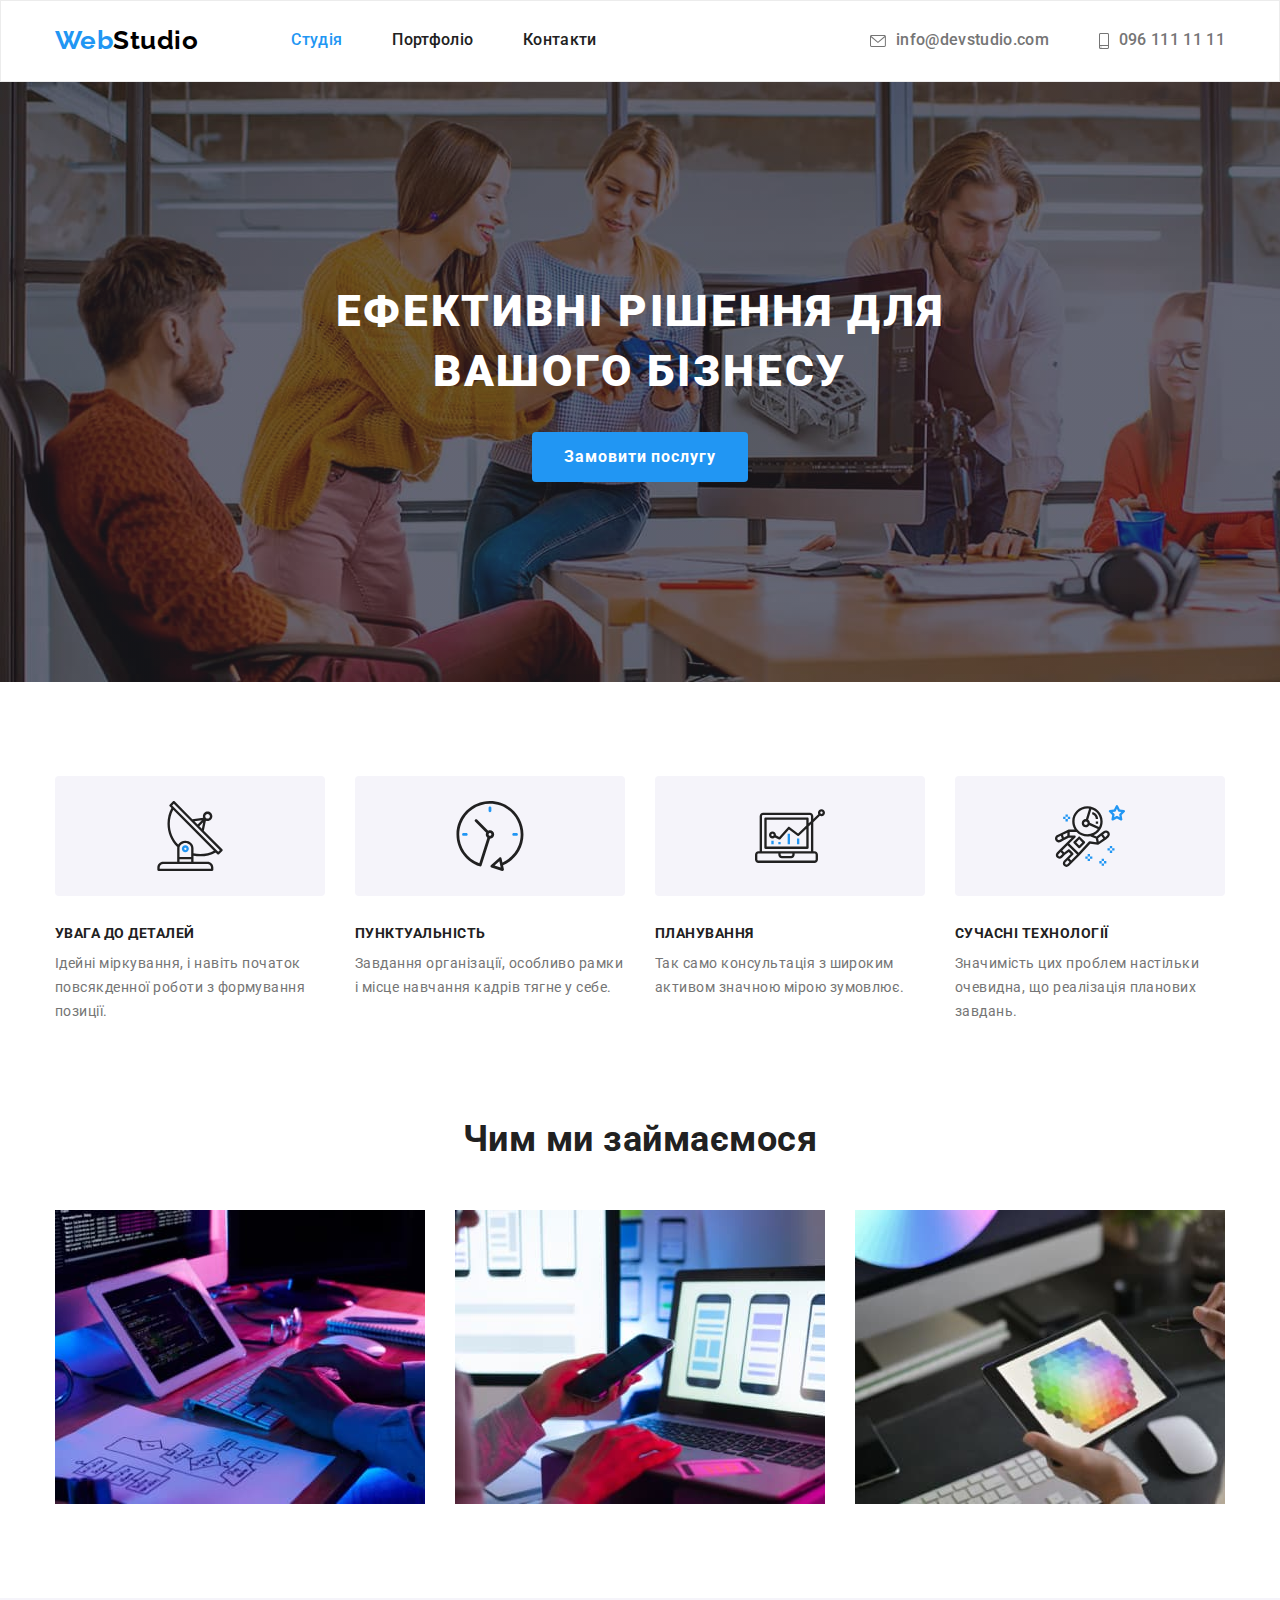
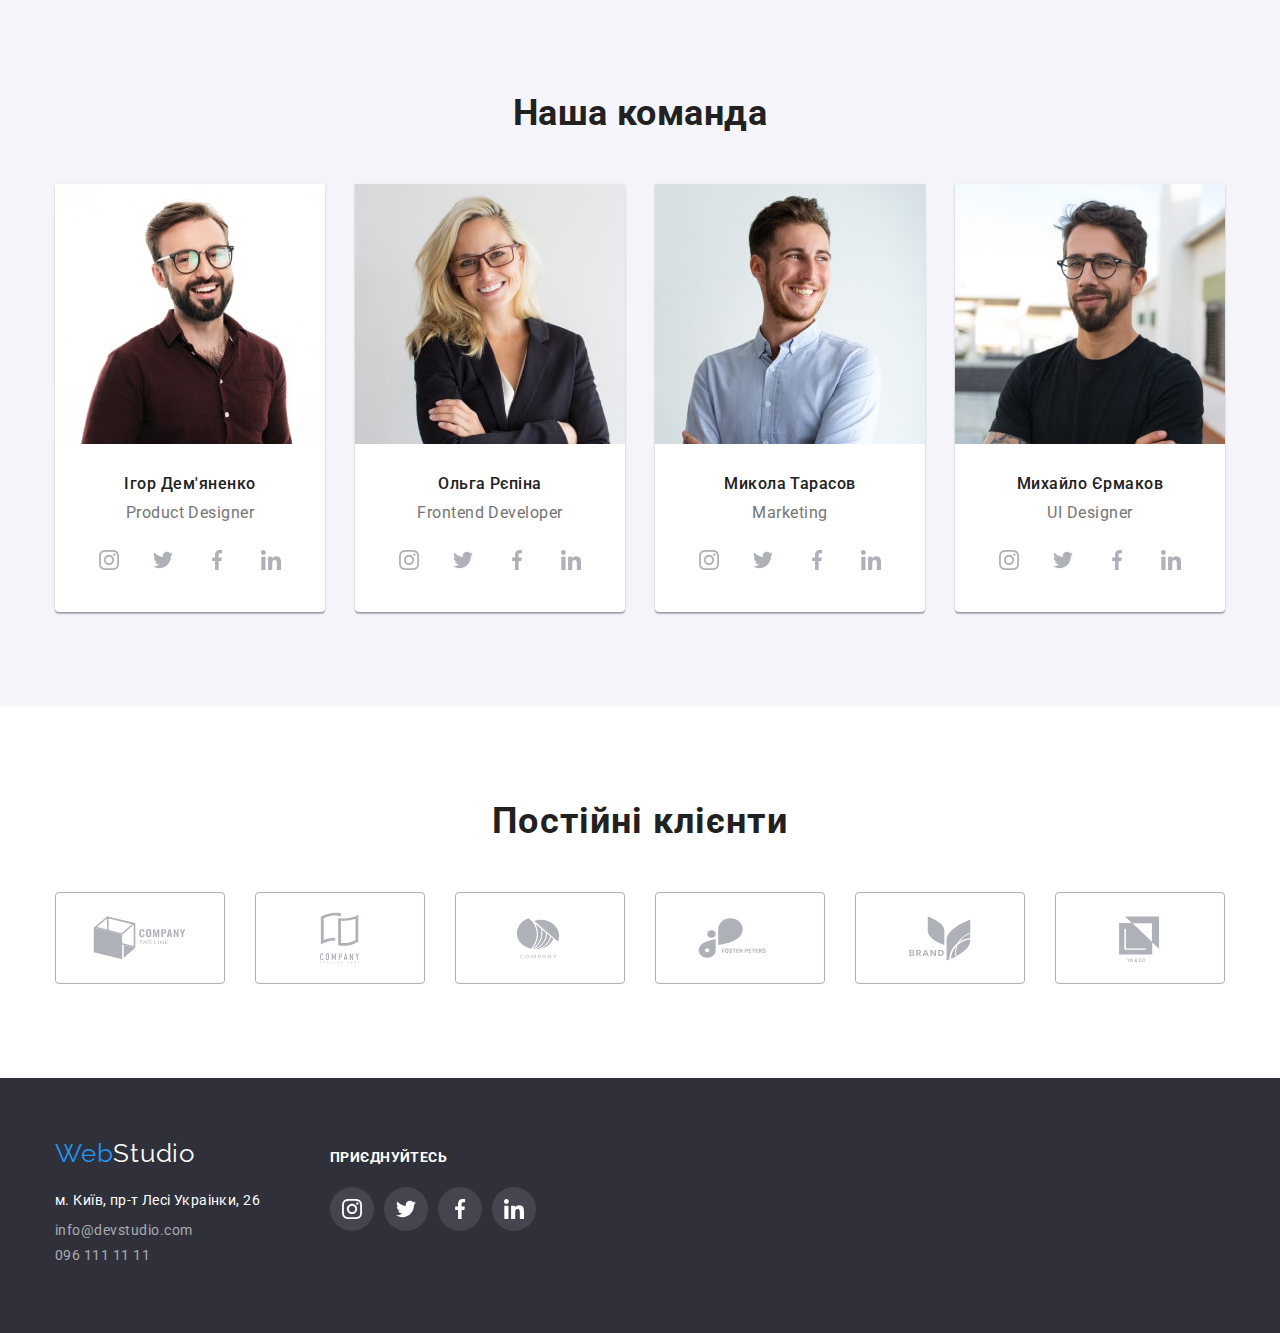
<file: index.html>
<!DOCTYPE html>
<html lang="uk">
  <head>
    <meta charset="UTF-8" />
    <meta http-equiv="X-UA-Compatible" content="IE=edge" />
    <meta name="viewport" content="width=device-width, initial-scale=1.0" />
    <title>Document</title>
    <link
      href="https://fonts.googleapis.com/css2?family=Raleway:wght@700&family=Roboto:wght@400;500;700;900&display=swap"
      rel="stylesheet"
    />
    <link
      rel="stylesheet"
      href="https://cdnjs.cloudflare.com/ajax/libs/modern-normalize/1.1.0/modern-normalize.min.css "
    />
    <link rel="stylesheet" href="./css/styles.css" />
  </head>
  <body class="page">
    <header class="header-page">
      <div class="container header-container">
        <nav class="site-nav">
          <a href="./index.html" class="logo">
            <span class="logo-accent">Web</span>Studio
          </a>
          <ul class="list header-list">
            <li class="item">
              <a href="./index.html" class="link current">Студія</a>
            </li>
            <li class="item">
              <a href="./portfolio.html" class="link">Портфоліо</a>
            </li>
            <li class="item"><a href="" class="link">Контакти</a></li>
          </ul>
        </nav>
        <ul class="list header-list contact-list">
          <li class="contact-item">
            <a href="mailto:info@devstudio.com" class="contact-link">
              <svg class="contact-icon" width="16" height="12">
                <use href="./symbol-defs.svg#icon-envelope"></use>
              </svg>
              info@devstudio.com</a
            >
          </li>
          <li class="contact-item">
            <a href="tel:0961111111" class="contact-link">
              <svg class="contact-icon" width="10" height="16">
                <use href="./symbol-defs.svg#icon-smartphone"></use>
              </svg>
              096 111 11 11</a
            >
          </li>
        </ul>
      </div>
    </header>
    <main>
      <section class="hero-section overlay">
        <div class="container">
          <h1 class="hero-title">Ефективні рішення для вашого бізнесу</h1>
          <button type="button" class="hero-button">Замовити послугу</button>
        </div>
      </section>

      <section class="superiority-section no-padding">
        <div class="container">
          <h2 class="section-title visually-hidden">Переваги</h2>
          <ul class="list superiority-list">
            <li class="superiority-item">
              <div class="superiority-iconblock">
                <svg class="superiority-icon" width="70" height="70">
                  <use href="./symbol-defs.svg#icon-antenna"></use>
                </svg>
              </div>
              <h3 class="superiority-title">УВАГА ДО ДЕТАЛЕЙ</h3>
              <p class="superiority-text">
                Ідейні міркування, і навіть початок повсякденної роботи з
                формування позиції.
              </p>
            </li>
            <li class="superiority-item">
              <div class="superiority-iconblock">
                <svg class="superiority-icon" width="70" height="70">
                  <use href="./symbol-defs.svg#icon-clock"></use>
                </svg>
              </div>
              <h3 class="superiority-title">ПУНКТУАЛЬНІСТЬ</h3>
              <p class="superiority-text">
                Завдання організації, особливо рамки і місце навчання кадрів
                тягне у себе.
              </p>
            </li>
            <li class="superiority-item">
              <div class="superiority-iconblock">
                <svg class="superiority-icon" width="70" height="70">
                  <use href="./symbol-defs.svg#icon-diagram"></use>
                </svg>
              </div>
              <h3 class="superiority-title">ПЛАНУВАННЯ</h3>
              <p class="superiority-text">
                Так само консультація з широким активом значною мірою зумовлює.
              </p>
            </li>
            <li class="superiority-item">
              <div class="superiority-iconblock">
                <svg class="superiority-icon" width="70" height="70">
                  <use href="./symbol-defs.svg#icon-astronaut"></use>
                </svg>
              </div>
              <h3 class="superiority-title">СУЧАСНІ ТЕХНОЛОГІЇ</h3>
              <p class="superiority-text">
                Значимість цих проблем настільки очевидна, що реалізація
                планових завдань.
              </p>
            </li>
          </ul>
        </div>
      </section>

      <section class="example-section no-padding">
        <div class="container">
          <h2 class="section-title">Чим ми займаємося</h2>
          <ul class="list example-list">
            <li class="item">
              <img
                src="./images/box1.jpg"
                alt="верстка та програмування"
                width="370"
              />
            </li>
            <li class="item">
              <img
                src="./images/box2.jpg"
                alt="розробка мобільних додатків"
                width="370"
              />
            </li>
            <li class="item">
              <img
                src="./images/box3.jpg"
                alt="графічний та веб дизайн"
                width="370"
              />
            </li>
          </ul>
        </div>
      </section>

      <section class="comand-section">
        <div class="container">
          <h2 class="section-title">Наша команда</h2>
          <ul class="list comand-list">
            <li class="comand-item">
              <img
                src="./images/img-min.jpg"
                alt="Бородатий брюнет в окулярах в бордовій сорочці"
                width="270"
              />
              <div class="comand-container">
              <h3 class="comand-title">Ігор Дем'яненко</h3>
              <p class="comand-text">Product Designer</p>
              <ul class="social-list">
                <li class="social-item">
                  <a class="social-links" href="#">
                    <svg class="social-icon" width="20" height="20">
                      <use href="./symbol-defs.svg#icon-instagram"></use>
                    </svg>
                  </a>
                </li>
                <li class="social-item">
                  <a class="social-links" href="#">
                    <svg class="social-icon" width="20" height="20">
                      <use href="./symbol-defs.svg#icon-twitter"></use>
                    </svg>
                  </a>
                </li>
                <li class="social-item">
                  <a class="social-links" href="#">
                    <svg class="social-icon" width="20" height="20">
                      <use href="./symbol-defs.svg#icon-facebook"></use>
                    </svg>
                  </a>
                </li>
                <li class="social-item">
                  <a class="social-links" href="#">
                    <svg class="social-icon" width="20" height="20">
                      <use href="./symbol-defs.svg#icon-linkedin"></use>
                    </svg>
                  </a>
                </li>
              </ul>
              </div>
            </li>

            <li class="comand-item">
              <img
                src="./images/img-3-min.jpg"
                alt="Блондинка в окулярах в чорномуу жакеті"
                width="270"
              />
              <div class="comand-container">
              <h3 class="comand-title">Ольга Рєпіна</h3>
              <p class="comand-text">Frontend Developer</p>
              <ul class="social-list">
                <li class="social-item">
                  <a class="social-links" href="#">
                    <svg class="social-icon" width="20" height="20">
                      <use href="./symbol-defs.svg#icon-instagram"></use>
                    </svg>
                  </a>
                </li>
                <li class="social-item">
                  <a class="social-links" href="#">
                    <svg class="social-icon" width="20" height="20">
                      <use href="./symbol-defs.svg#icon-twitter"></use>
                    </svg>
                  </a>
                </li>
                <li class="social-item">
                  <a class="social-links" href="#">
                    <svg class="social-icon" width="20" height="20">
                      <use href="./symbol-defs.svg#icon-facebook"></use>
                    </svg>
                  </a>
                </li>
                <li class="social-item">
                  <a class="social-links" href="#">
                    <svg class="social-icon" width="20" height="20">
                      <use href="./symbol-defs.svg#icon-linkedin"></use>
                    </svg>
                  </a>
                </li>
              </ul>
              </div>
            </li>

            <li class="comand-item">
              <img
                src="./images/img-4-min.jpg"
                alt="Чоловік в голубій сорочці"
                width="270"
              />
              <div class="comand-container">
              <h3 class="comand-title">Микола Тарасов</h3>
              <p class="comand-text">Marketing</p>
              <ul class="social-list">
                <li class="social-item">
                  <a class="social-links" href="#">
                    <svg class="social-icon" width="20" height="20">
                      <use href="./symbol-defs.svg#icon-instagram"></use>
                    </svg>
                  </a>
                </li>
                <li class="social-item">
                  <a class="social-links" href="#">
                    <svg class="social-icon" width="20" height="20">
                      <use href="./symbol-defs.svg#icon-twitter"></use>
                    </svg>
                  </a>
                </li>
                <li class="social-item">
                  <a class="social-links" href="#">
                    <svg class="social-icon" width="20" height="20">
                      <use href="./symbol-defs.svg#icon-facebook"></use>
                    </svg>
                  </a>
                </li>
                <li class="social-item">
                  <a class="social-links" href="#">
                    <svg class="social-icon" width="20" height="20">
                      <use href="./symbol-defs.svg#icon-linkedin"></use>
                    </svg>
                  </a>
                </li>
              </ul>
              </div>
            </li>

            <li class="comand-item">
              <img
                src="./images/img-5-min.jpg"
                alt="Брюнет в окулярах в чорній футболці"
                width="270"
              />
              <div class="comand-container">
              <h3 class="comand-title">Михайло Єрмаков</h3>
              <p class="comand-text">UI Designer</p>
              <ul class="social-list">
                <li class="social-item">
                  <a class="social-links" href="#">
                    <svg class="social-icon" width="20" height="20">
                      <use href="./symbol-defs.svg#icon-instagram"></use>
                    </svg>
                  </a>
                </li>
                <li class="social-item">
                  <a class="social-links" href="#">
                    <svg class="social-icon" width="20" height="20">
                      <use href="./symbol-defs.svg#icon-twitter"></use>
                    </svg>
                  </a>
                </li>
                <li class="social-item">
                  <a class="social-links" href="#">
                    <svg class="social-icon" width="20" height="20">
                      <use href="./symbol-defs.svg#icon-facebook"></use>
                    </svg>
                  </a>
                </li>
                <li class="social-item">
                  <a class="social-links" href="#">
                    <svg class="social-icon" width="20" height="20">
                      <use href="./symbol-defs.svg#icon-linkedin"></use>
                    </svg>
                  </a>
                </li>
              </ul>
            </div>
            </li>
          </ul>
        </div>
      </section>

      <section class="client-section">
        <div class="container">
          <h2 class="client-title">Постійні клієнти</h2>
          <ul class="client-list">
            <li class="client-item">
              <a class="client-link" href="#">
                <svg class="logo-icon" width="106" height="60">
                  <use href="./symbol-defs.svg#icon-Logo1"></use>
                </svg>
              </a>
            </li>
            <li class="client-item">
              <a class="client-link" href="#">
                <svg class="logo-icon" width="106" height="60">
                  <use href="./symbol-defs.svg#icon-Logo2"></use>
                </svg>
              </a>
            </li>
            <li class="client-item">
              <a class="client-link" href="#">
                <svg class="logo-icon" width="106" height="60">
                  <use href="./symbol-defs.svg#icon-Logo3"></use>
                </svg>
              </a>
            </li>
            <li class="client-item">
              <a class="client-link" href="#">
                <svg class="logo-icon" width="106" height="60">
                  <use href="./symbol-defs.svg#icon-Logo4"></use>
                </svg>
              </a>
            </li>
            <li class="client-item">
              <a class="client-link" href="#">
                <svg class="logo-icon" width="106" height="60">
                  <use href="./symbol-defs.svg#icon-Logo5"></use>
                </svg>
              </a>
            </li>
            <li class="client-item">
              <a class="client-link" href="#">
                <svg class="logo-icon" width="106" height="60">
                  <use href="./symbol-defs.svg#icon-Logo6"></use>
                </svg>
              </a>
            </li>
          </ul>
        </div>
      </section>
    </main>
    <footer class="footer">
      <div class="footer-section container">
        <div class="address-section">
          <a href="./index.html" class="footer-logo">
            <span class="logo-accent">Web</span>Studio
          </a>
          <address>
            <ul class="list">
              <li class="footer-list">
                <a
                  href="https://goo.gl/maps/CPtrU1FHBa2aNyZL9"
                  target="_blank"
                  rel="noopener noreferrer nofollow"
                  class="contact-link footer-text"
                  >м. Київ, пр-т Лесі Украінки, 26</a
                >
              </li>
              <li class="footer-list">
                <a
                  href="mailto:info@devstudio.com"
                  class="contact-link footer-contact"
                  >info@devstudio.com</a
                >
              </li>
              <li class="footer-list">
                <a href="tel:0961111111" class="contact-link footer-contact"
                  >096 111 11 11</a
                >
              </li>
            </ul>
          </address>
        </div>
        <div class="invite-section">
          <b class="invite-title">Приєднуйтесь</b>
          <ul class="invite-list">
            <li class="invite-item">
              <a class="invite-link" href="#">
                <svg class="invite-icon" width="44" height="44">
                  <use href="./symbol-defs.svg#icon-instagram"></use>
                </svg>
              </a>
            </li>
            <li class="invite-item">
              <a class="invite-link" href="#">
                <svg class="invite-icon" width="44" height="44">
                  <use href="./symbol-defs.svg#icon-twitter"></use>
                </svg>
              </a>
            </li>
            <li class="invite-item">
              <a class="invite-link" href="#">
                <svg class="invite-icon" width="44" height="44">
                  <use href="./symbol-defs.svg#icon-facebook"></use>
                </svg>
              </a>
            </li>
            <li class="invite-item">
              <a class="invite-link" href="#">
                <svg class="invite-icon" width="44" height="44">
                  <use href="./symbol-defs.svg#icon-linkedin"></use>
                </svg>
              </a>
            </li>
          </ul>
        </div>
      </div>
    </footer>
  </body>
</html>
</file>
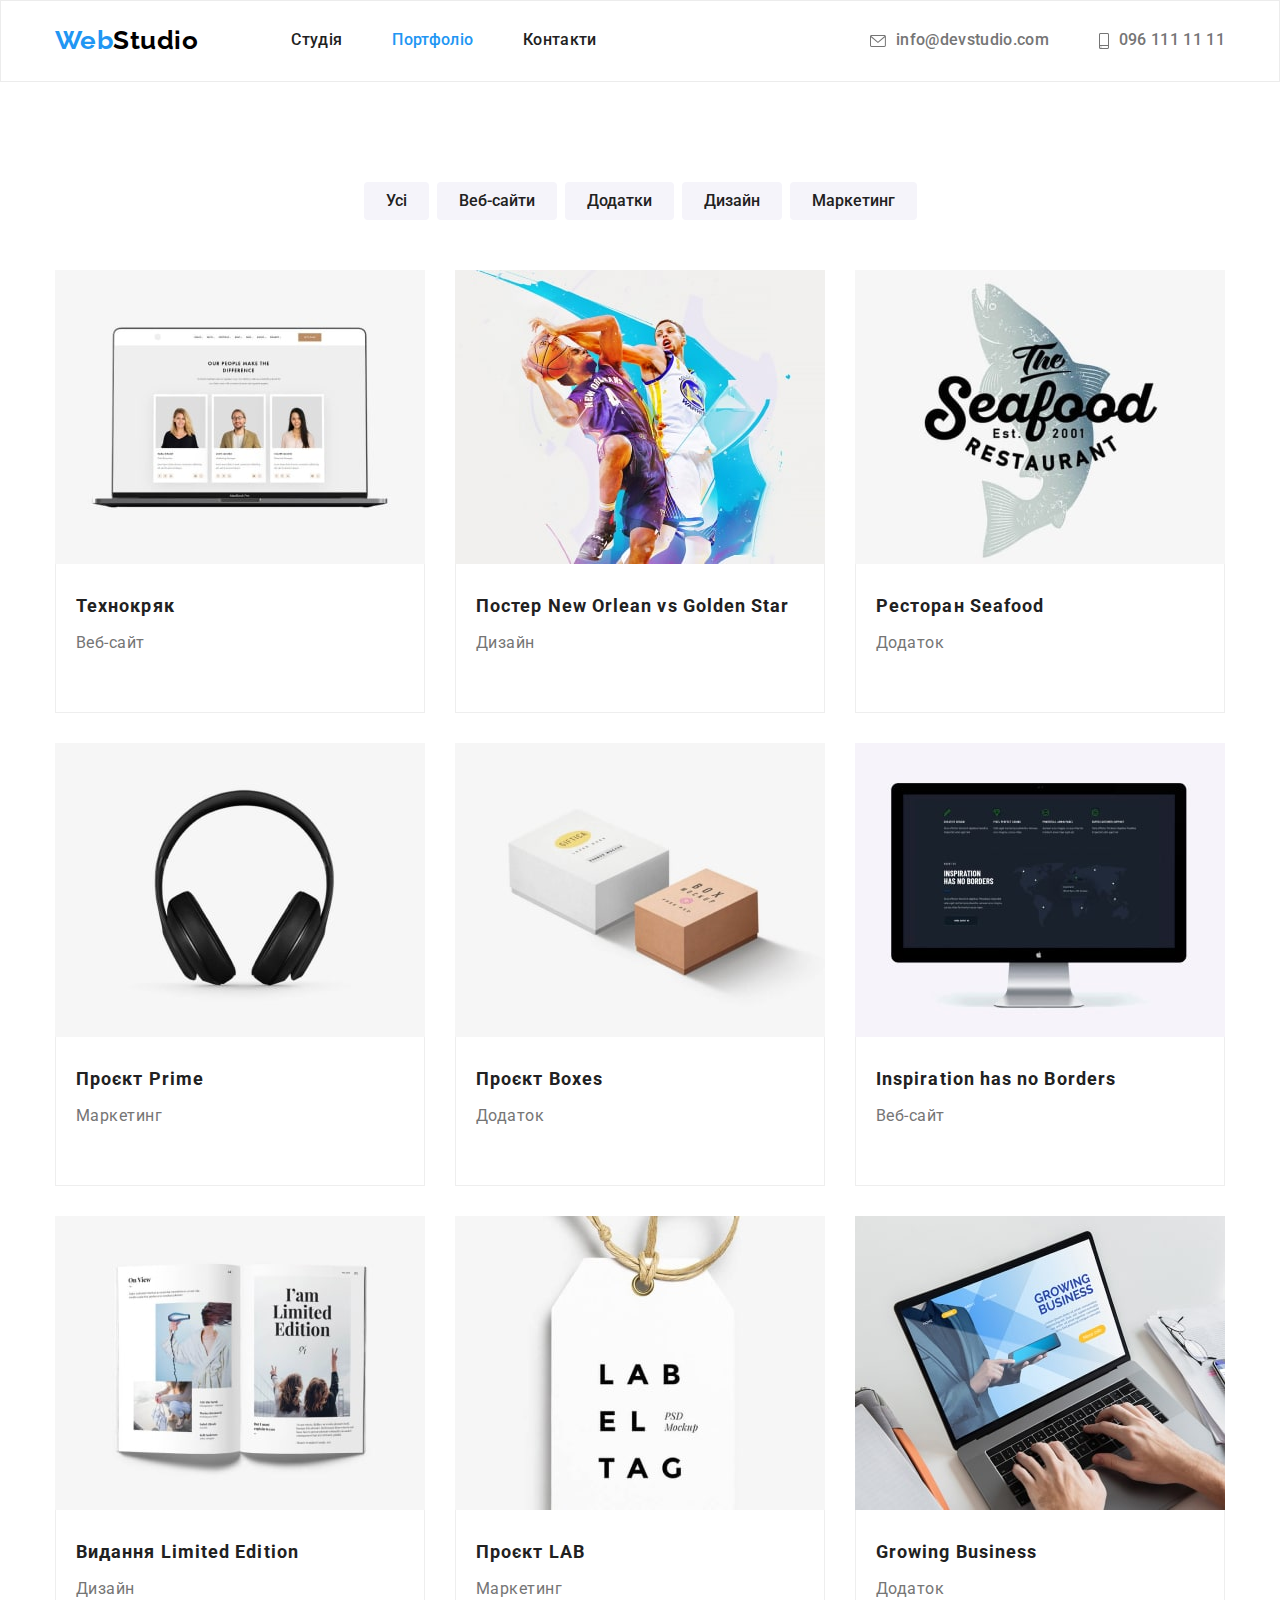
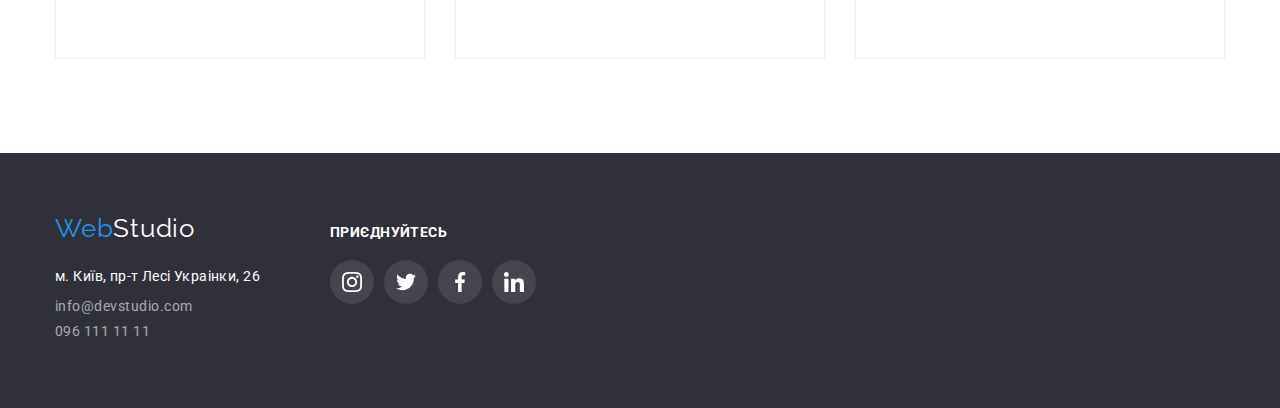
<file: portfolio.html>
<!DOCTYPE html>
<html lang="uk">
  <head>
    <meta charset="UTF-8" />
    <meta http-equiv="X-UA-Compatible" content="IE=edge" />
    <meta name="viewport" content="width=device-width, initial-scale=1.0" />
    <title>Document</title>
    <link
      href="https://fonts.googleapis.com/css2?family=Raleway:wght@700&family=Roboto:wght@400;500;700;900&display=swap"
      rel="stylesheet"
    />
    <link
      rel="stylesheet"
      href="https://cdnjs.cloudflare.com/ajax/libs/modern-normalize/1.1.0/modern-normalize.min.css"
    />
    <link
      rel="stylesheet"
      href="https://cdnjs.cloudflare.com/ajax/libs/modern-normalize/1.1.0/modern-normalize.min.css "
    />
    <link rel="stylesheet" href="./css/styles.css" />
  </head>
  <body class="page">
    <header class="header-page">
      <div class="container header-container">
        <nav class="site-nav">
          <a href="./index.html" class="logo">
            <span class="logo-accent">Web</span>Studio
          </a>
          <ul class="list header-list">
            <li class="item">
              <a href="./index.html" class="link">Студія</a>
            </li>
            <li class="item">
              <a href="./portfolio.html" class="link current">Портфоліо</a>
            </li>
            <li class="item"><a href="" class="link">Контакти</a></li>
          </ul>
        </nav>
      <ul class="list header-list contact-list">
        <li class="contact-item">
          <a href="mailto:info@devstudio.com" class="contact-link">
            <svg class="contact-icon" width="16" height="12">
              <use href="./symbol-defs.svg#icon-envelope"></use>
            </svg>
            info@devstudio.com</a>
        </li>
        <li class="contact-item">
          <a href="tel:0961111111" class="contact-link">
            <svg class="contact-icon" width="10" height="16">
              <use href="./symbol-defs.svg#icon-smartphone"></use>
            </svg>
            096 111 11 11</a>
        </li>
      </ul>
      </div>
    </header>
    <main>
      <section class="section portfolio-section">
        <div class="container">
          <h1 class="section-title visually-hidden">Портфоліо</h1>
          <ul class="list button-list">
            <li>
              <button type="button" class="button portfolio-button">Усі</button>
            </li>
            <li>
              <button type="button" class="button portfolio-button">
                Веб-сайти
              </button>
            </li>
            <li>
              <button type="button" class="button portfolio-button">
                Додатки
              </button>
            </li>
            <li>
              <button type="button" class="button portfolio-button">
                Дизайн
              </button>
            </li>
            <li>
              <button type="button" class="button portfolio-button">
                Маркетинг
              </button>
            </li>
          </ul>

          <ul class="list portfolio-example">
            <li class="portfolio-item">
              <a class="portfolio-link" href="#">
                <img
                  src="./images/img-6-min.jpg"
                  alt="ноутбук з відкритим сайтом"
                  width="370"
                />
                <div class="portfolio-border">
                  <h2 class="portfolio-title">Технокряк</h2>
                  <p class="section-text">Веб-сайт</p>
                </div>
              </a>
            </li>

            <li class="portfolio-item">
              <a class="portfolio-link" href="#">
                <img
                  src="./images/img-7-min.jpg"
                  alt="волейболисти"
                  width="370"
                />
                <div class="portfolio-border">
                  <h2 class="portfolio-title">
                    Постер New Orlean vs Golden Star
                  </h2>
                  <p class="section-text">Дизайн</p>
                </div>
              </a>
            </li>

            <li class="portfolio-item">
              <a class="portfolio-link" href="#">
                <img
                  src="./images/img-8-min.jpg"
                  alt="логотип ресторану морепродуктів"
                  width="370"
                />
                <div class="portfolio-border">
                  <h2 class="portfolio-title">Ресторан Seafood</h2>
                  <p class="section-text">Додаток</p>
                </div>
              </a>
            </li>

            <li class="portfolio-item">
              <a class="portfolio-link" href="#">
                <img src="./images/img-9-min.jpg" alt="навушники" width="370" />
                <div class="portfolio-border">
                  <h2 class="portfolio-title">Проєкт Prime</h2>
                  <p class="section-text">Маркетинг</p>
                </div>
              </a>
            </li>

            <li class="portfolio-item">
              <a class="portfolio-link" href="#">
                <img src="./images/img-10-min.jpg" alt="коробки" width="370" />
                <div class="portfolio-border">
                  <h2 class="portfolio-title">Проєкт Boxes</h2>
                  <p class="section-text">Додаток</p>
                </div>
              </a>
            </li>

            <li class="portfolio-item">
              <a class="portfolio-link" href="#">
                <img src="./images/img-11-min.jpg" alt="iMac" width="370" />
                <div class="portfolio-border">
                  <h2 class="portfolio-title">Inspiration has no Borders</h2>
                  <p class="section-text">Веб-сайт</p>
                </div>
              </a>
            </li>

            <li class="portfolio-item">
              <a class="portfolio-link" href="#">
                <img src="./images/img-12-min.jpg" alt="книжка" width="370" />
                <div class="portfolio-border">
                  <h2 class="portfolio-title">Видання Limited Edition</h2>
                  <p class="section-text">Дизайн</p>
                </div>
              </a>
            </li>

            <li class="portfolio-item">
              <a class="portfolio-link" href="#">
                <img src="./images/img-13-min.jpg" alt="лейба" width="370" />
                <div class="portfolio-border">
                  <h2 class="portfolio-title">Проєкт LAB</h2>
                  <p class="section-text">Маркетинг</p>
                </div>
              </a>
            </li>

            <li class="portfolio-item">
              <a class="portfolio-link" href="#">
                <img src="./images/img-14-min.jpg" alt="ноутбук" width="370" />
                <div class="portfolio-border">
                  <h2 class="portfolio-title">Growing Business</h2>
                  <p class="section-text">Додаток</p>
                </div>
              </a>
            </li>
          </ul>
        </div>
      </section>
    </main>
   <footer class="footer">
      <div class="footer-section container">
        <div class="address-section">
          <a href="./index.html" class="footer-logo">
            <span class="logo-accent">Web</span>Studio
          </a>
          <address>
            <ul class="list">
              <li class="footer-list">
                <a
                  href="https://goo.gl/maps/CPtrU1FHBa2aNyZL9"
                  target="_blank"
                  rel="noopener noreferrer nofollow"
                  class="contact-link footer-text"
                  >м. Київ, пр-т Лесі Украінки, 26</a
                >
              </li>
              <li class="footer-list">
                <a
                  href="mailto:info@devstudio.com"
                  class="contact-link footer-contact"
                  >info@devstudio.com</a
                >
              </li>
              <li class="footer-list">
                <a href="tel:0961111111" class="contact-link footer-contact"
                  >096 111 11 11</a
                >
              </li>
            </ul>
          </address>
        </div>
        <div class="invite-section">
          <h2 class="invite-title">Приєднуйтесь</h2>
          <ul class="invite-list">
            <li class="invite-item">
              <a class="invite-link" href="#">
                <svg class="invite-icon" width="44" height="44">
                  <use href="./symbol-defs.svg#icon-instagram"></use>
                </svg>
              </a>
            </li>
            <li class="invite-item">
              <a class="invite-link" href="#">
                <svg class="invite-icon" width="44" height="44">
                  <use href="./symbol-defs.svg#icon-twitter"></use>
                </svg>
              </a>
            </li>
            <li class="invite-item">
              <a class="invite-link" href="#">
                <svg class="invite-icon" width="44" height="44">
                  <use href="./symbol-defs.svg#icon-facebook"></use>
                </svg>
              </a>
            </li>
            <li class="invite-item">
              <a class="invite-link" href="#">
                <svg class="invite-icon" width="44" height="44">
                  <use href="./symbol-defs.svg#icon-linkedin"></use>
                </svg>
              </a>
            </li>
          </ul>
        </div>
      </div>
    </footer>
  </body>
</html>
</file>
<file: css/styles.css>
/*  цвет заголовков #212121 */
/* цвет текста #757575 */
/* доп цвет #2196F3 */
/* цвет лого #2196F3 #000000 */
/* цвет текста героя #FFFFFF */
/* фон героя и футера #2F303A */
/* фон нашей команды F5F4FA */
/* цвет иконок AFB1B8*/

:root {
  --text-color: #757575;
  --title-text-color: #212121;
  --accent-color: #2196f3;
  --footer-background: #2f303a;
  --extra-backgraund: #f5f4fa;
  --primary-background: #ffffff;
  --icon-color: #afb1b8;
}

.page {
  background-color: var(--primary-background);
  color: var(--title-text-color);
  font-style: normal;
  font-family: roboto, sans-serif;
  font-size: 16px;
  letter-spacing: 0.03em;
}

h1,
h2,
h3,
h4,
h5,
h6,
p {
  margin-top: 0;
  margin-bottom: 0;
}

ul {
  list-style: none;
  margin: 0;
  padding: 0;
}

img {
  display: block;
  max-width: 100%;
}

.visually-hidden {
  position: absolute;
  width: 1px;
  height: 1px;
  margin: -1px;
  border: 0;
  padding: 0;
  white-space: nowrap;
  clip-path: inset(100%);
  clip: rect(0 0 0 0);
  overflow: hidden;
}

.container {
  width: 1200px;
  padding-right: 15px;
  padding-left: 15px;
  margin-left: auto;
  margin-right: auto;

  /* outline: 2px solid tomato; */
}

/* логотип */
.logo {
  margin-right: 93px;

  color: #000000;
  text-decoration: none;
  font-family: raleway, sans-serif;
  font-weight: 700;
  font-size: 26px;
  line-height: 1.2;
}

.logo-accent {
  color: var(--accent-color);
}

/* контакти */

.contact-link {
  color: var(--text-color);
  text-decoration: none;
  display: flex;
  align-items: center;
}

.contact-link:hover,
.contact-link:focus {
  color: var(--accent-color);
}

.list {
  color: var(--title-text-color);
}

/* -----------------------------------header -----------------------------------*/
.header-page {
  padding-top: 24px;
  padding-bottom: 25px;
  border: 1px solid #ececec;
}

.header-list {
  display: flex;
  align-items: center;
  gap: 50px;

  font-weight: 500;
  font-size: 16px;
  line-height: 1.14;
  letter-spacing: 0.02em;

  /* background-color: teal; */
}

.contact-icon {
  margin-right: 10px;
  fill: currentColor;
}

/* --------------------------site nav --------------------------*/

.header-container {
  display: flex;
  /* outline: 2px solid teal; */
}

.site-nav {
  display: flex;
}

.site-nav .link {
  color: var(--title-text-color);
  text-decoration: none;
}

.site-nav .link.current {
  color: var(--accent-color);
}

.site-nav .link:hover,
.site-nav .link:focus {
  color: var(--accent-color);
}

.contact-list {
  margin-left: auto;
  /* align-items: center; */
  /* background-color: teal; */
}

/* ----------------------------------hero------------------------- */

.hero-section {
  background-color: #2f303a;
  text-align: center;
  padding-top: 200px;
  padding-bottom: 200px;
}
.overlay {
  margin: auto;
  height: 600px;
  max-width: 1600px;
  /* outline: 4px  solid red; */
  background-image: linear-gradient(
      to right,
      rgba(47, 48, 58, 0.4),
      rgba(47, 48, 58, 0.4)
    ),
    url(../images/hero-photo-2.jpg);
}

.hero-title {
  display: flex;

  width: 696px;
  margin: auto;
  margin-bottom: 30px;

  color: #ffffff;
  font-weight: 900;
  font-size: 44px;
  line-height: 1.36;

  letter-spacing: 0.06em;
  text-transform: uppercase;
}

.hero-button {
  border-radius: 4px;
  border: none;
  display: block;
  margin: auto;
  padding: 10px 32px;

  color: #ffffff;
  background-color: var(--accent-color);
  font-family: inherit;
  font-style: normal;
  font-weight: 700;
  font-size: 16px;
  line-height: 1.88;
  letter-spacing: 0.06em;

  cursor: pointer;
}

.hero-button:hover,
.hero-button:focus {
  background-color: #188ce8;
}

/* ----------------кнопка---------------- */
.button {
  color: var(--title-text-color);
  background-color: var(--primary-background);
  cursor: pointer;
}

.button:hover,
.button:focus {
  color: #ffffff;
  background-color: var(--accent-color);
}

/* ---------------section--------------- */
.section-title {
  margin-bottom: 50px;

  font-style: normal;
  font-weight: 700;
  font-size: 36px;
  line-height: 1.17;
  text-align: center;
}

.example-section,
.superiority-section,
.section {
  background-color: var(--primary-background);
}

.section-text {
  padding-bottom: 30px;

  color: var(--text-color);
  font-size: 16px;
  line-height: 1.88;
}

/* ---------------------------superiority-------------------------- */
.superiority-section {
  padding-top: 94px;
  padding-bottom: 94px;
}

.superiority-title {
  margin-bottom: 10px;

  font-weight: 700;
  font-size: 14px;
  line-height: 1.14;
  text-transform: uppercase;
}
.superiority-text {
  margin-bottom: 0px;
  color: var(--text-color);
  font-size: 14px;
  line-height: 1.71;
}

.superiority-list {
  display: flex;
  /* flex-wrap: wrap; */
  flex-basis: calc((100%-90px) / 4);
  gap: 30px;
}

.superiority-list .superiority-item {
  width: 270px;

  /* background-color: teal; */
}

.superiority-icon {
}

.superiority-iconblock {
  display: flex;
  gap: 30px;
  margin-bottom: 30px;
  height: 120px;
  width: 270px;
  justify-content: center;
  align-items: center;
  /* outline: 1px solid red; */
  background: #f5f4fa;
  border-radius: 4px;
}

/* .superiority-antenna::before {
  background-image: url(../images/antenna.png);
}

.superiority-clock::before {
  background-image: url(../images/clock.png);
}

.superiority-diagram::before {
  background-image: url(../images/diagram.png);
}

.superiority-astronaut::before {
  background-image: url(../images/astronaut.png);
} */

/* ---------------------------------example-section----------------------------------- */
.example-section {
  padding-bottom: 94px;
}

.example-list {
  display: flex;
  gap: 30px;
}

/* -------------------------------comand-section --------------------------------------*/
.comand-section {
  padding-bottom: 94px;
  padding-top: 94px;
  max-width: 1600px;
  margin: auto;
  background-color: var(--extra-backgraund);
}

.comand-list {
  display: flex;
  gap: 30px;
}

.comand-container{
  /* outline: 2px solid red; */
  padding: 30px 32px;
}

.comand-title {
  margin-bottom: 10px;

  color: var(--title-text-color);
  font-weight: 500;
  font-size: 16px;
  line-height: 1.19;
  text-align: center;
}

.comand-text {
  margin-bottom: 16px;
  color: var(--text-color);
  font-size: 16px;
  line-height: 1.19;
  text-align: center;
}

.comand-item {
  width: calc((100%-90px) / 4);
  background: #ffffff;
  box-shadow: 0px 1px 3px rgba(0, 0, 0, 0.12), 0px 1px 1px rgba(0, 0, 0, 0.14),
    0px 2px 1px rgba(0, 0, 0, 0.2);
  border-radius: 0px 0px 4px 4px;
}

.social-list {
  /* outline: 2px solid tomato; */
  display: flex;
  justify-content: center;
  gap: 10px;
}

.social-item {
  width: 44px;
  height: 44px;
}

.social-links {
  display: flex;
  width: 100%;
  height: 100%;
  border-radius: 50%;
  align-items: center;
  justify-content: center;
}

.social-links:hover,
.social-links:focus {
  background-color: var(--accent-color);
}

.social-links:hover .social-icon,
.social-links:focus .social-icon {
  fill: var(--primary-background);
}

.social-icon {
  fill: var(--icon-color);
}

/* .comand-item::after{
  content: "";
  display: inline-block;
  /* margin: auto; */
/* height: 44px;
  width:206px;
  outline: 2px solid red;
  background-position: center; */


/* .comand-list{
outline: solid teal;
} */

/*-------------------------------------portfolio----------------------------------------  */

.portfolio-section {
  padding-top: 100px;
  padding-bottom: 94px;
  /* outline: 1px solid red; */
}

.portfolio-title {
  margin-bottom: 4px;

  font-weight: 700;
  font-size: 18px;
  line-height: 2;
  letter-spacing: 0.06em;
}

.button-list {
  display: flex;
  gap: 8px;
  justify-content: center;
  /* outline: solid teal; */
  margin-bottom: 50px;
}

.portfolio-button:hover {
  box-shadow: 0px 1px 3px rgba(0, 0, 0, 0.12),
    0px 1px 1px rgba(0, 0, 0, 0.14),
    0px 2px 1px rgba(0, 0, 0, 0.2);
}

.portfolio-button {
  padding: 6px 22px;
  font-family: inherit;
  font-style: normal;
  font-weight: 500;
  font-size: 16px;
  line-height: 1.63;
  text-align: center;

  background: var(--extra-backgraund);
  border-radius: 4px;
  border: none;
}

.portfolio-example {
  display: flex;
  flex-wrap: wrap;
  column-gap: 30px;
  row-gap: 30px;
}

.portfolio-link {
  text-decoration: none;
  color: inherit;
}

.portfolio-item {
  width: calc((100% - 60px) / 3);
}

.portfolio-item:hover{
 box-shadow: 0px 4px 4px rgba(0, 0, 0, 0.25);
}

.portfolio-border {
  padding: 24px 20px;

  background: #ffffff;
  border: 1px solid #eeeeee;
  border-top: none;
}

/* ---------------------------------------clients--------------------------------------- */

.client-section {
  margin-top: 94px;
  margin-bottom: 94px;
}

.client-list {
  display: flex;
  justify-content: center;
  gap: 30px;

  /* outline: 2px solid green; */
}

.client-title {
  padding-bottom: 50px;
  font-weight: 700px;
  font-size: 36px;
  line-height: 42px;
  text-align: center;
  letter-spacing: 0.03em;
}

.client-link {
  width: 170px;
  height: 92px;
  display: flex;
  padding: 16px 32px;
  border: 1px solid #afb1b8;
  border-radius: 4px;
  /* filter: drop-shadow(0px 4px 4px rgba(0, 0, 0, 0.25)); */
}

.client-link:hover,
.client-link:focus {
  border: 1px solid var(--accent-color);
}

.client-link:hover .logo-icon,
.client-link:focus .logo-icon {
  fill: var(--accent-color);
}

.client-item {
}

.logo-icon {
  fill: var(--icon-color);
}

/* ---------------------------------------footer--------------------------------------- */

.footer {
  background-color: var(--footer-background);
}

.footer-section {
  display: flex;
  padding-top: 60px;
  padding-bottom: 60px;
  align-items: baseline;
}

.address-section{
  margin-right: 70px;
}

.footer-logo {
  display: flex;
  margin-bottom: 20px;

  color: #ffffff;
  text-decoration: none;
  font-family: raleway, sans-serif;
  letter-spacing: 0.03em;
  font-weight: 700px;
  font-size: 26px;
  line-height: 1.2;
}

.footer-list {
  margin-bottom: 9px;
}

.footer-text {
  color: #ffffff;
  font-style: normal;
  font-family: inherit;
  font-size: 14px;
  line-height: 1.71;
  letter-spacing: 0.03em;
}

.footer-contact {
  color: rgba(255, 255, 255, 0.6);
  font-style: normal;
  font-family: inherit;
  font-size: 14px;
}

.invite-section{

}

.invite-title{
  /* margin-bottom: 20px; */
    font-weight: 700px;
    font-size: 14px;
    line-height: 16px;
    letter-spacing: 0.03em;
    text-transform: uppercase;
  
    color: var(--primary-background);
}

.invite-list{
  margin-top: 20px;
  display: flex;
  gap: 10px;

}
.invite-item{
  display: flex;

}
.invite-link{
  /* border: 1px solid red ; */
    display: flex;
    width: 100%;
    height: 100%;
    border-radius: 50%;
    align-items: center;
    justify-content: center;
  fill: var(--primary-background);
  background-color: rgb(255, 255, 255, 0.1);
  
}

.invite-icon{
padding: 12px;
}

.invite-link:hover,
.invite-link:focus {
  background-color: var(--accent-color);
}

/* .invite-link:hover .invite-icon,
.invite-link:focus .invite-icon {
  fill: var(--primary-background);
} */

/* .client-link { */
  /* width: 170 px;
  height: 92px;
  display: flex;
  padding: 16px 32px;
  border: 1px solid #afb1b8;
  border-radius: 4px;
  filter: drop-shadow(0px 4px 4px rgba(0, 0, 0, 0.25));
} */
</file>
